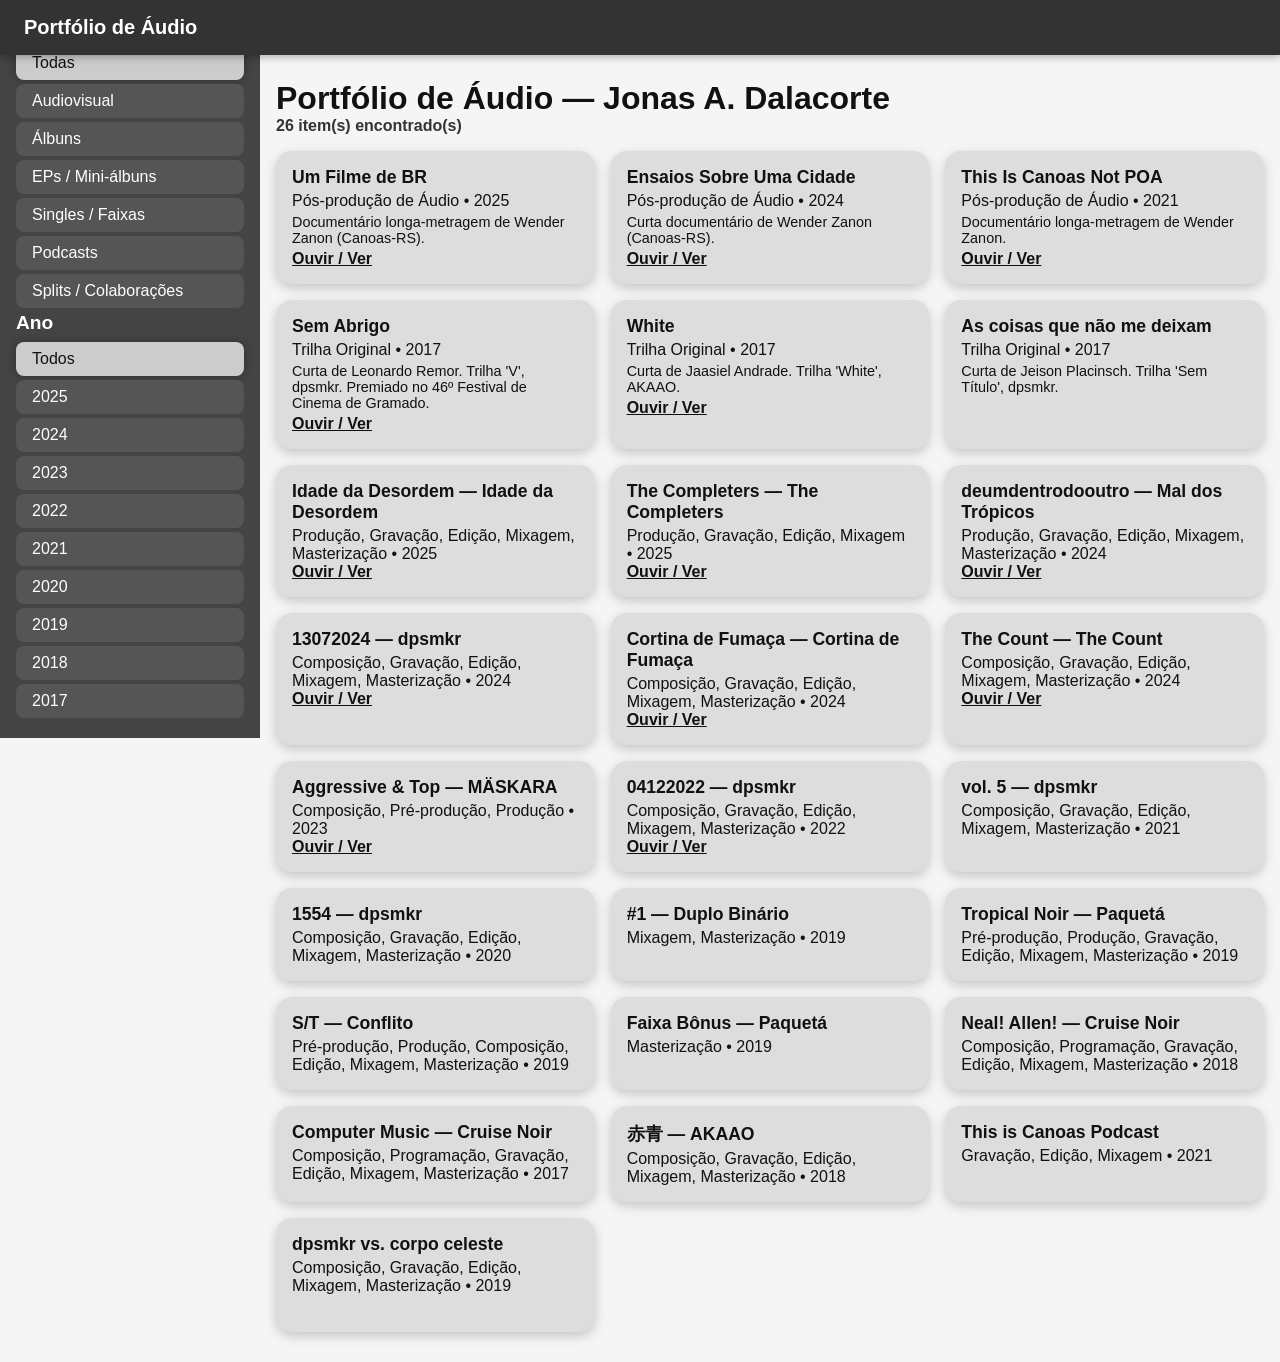
<file: index.html>
<!DOCTYPE html>
<html lang="pt-BR">
<head>
<meta charset="UTF-8">
<meta name="viewport" content="width=device-width, initial-scale=1.0">
<title>Portfólio de Áudio — Jonas A. Dalacorte</title>
<style>
:root {
  --sidebar-width: 260px;
  --transition-speed: 0.4s;
  --card-transition: 0.5s;
}

* { box-sizing: border-box; margin: 0; padding: 0; font-family: sans-serif; }
body { background: #f5f5f5; color: #111; transition: background var(--transition-speed); }

header {
  position: fixed; top: 0; width: 100%; z-index: 100;
  background: #333; color: white; padding: 1rem 1.5rem;
  display: flex; justify-content: space-between; align-items: center;
  box-shadow: 0 2px 8px rgba(0,0,0,0.3);
}
header h1 { font-size: 1.25rem; }
button { cursor: pointer; border: none; background: none; color: inherit; font: inherit; padding: 0; }

aside {
  width: var(--sidebar-width);
  background: #444; color: white; padding: 1rem;
  float: left;
}
aside h2 { margin-bottom: .5rem; font-size: 1.2rem; }
aside button {
  display: block; width: 100%; text-align: left;
  padding: .5rem 1rem; margin-bottom: .25rem; border-radius: .5rem;
  transition: background var(--transition-speed), color var(--transition-speed), transform 0.3s;
  background: #555; color: white;
}
aside button.active {
  background: #ccc; color: #111;
  box-shadow: 0 0 10px rgba(0,0,0,0.3);
}
aside button:hover:not(.active) { background: #666; color: white; transform: translateX(5px); }

main {
  margin-left: var(--sidebar-width);
  padding: 1rem; padding-top: 5rem;
  transition: margin-left var(--transition-speed);
  min-height: 100vh;
}

#itemCount { margin-bottom: 1rem; font-weight: bold; font-size: 1rem; color: #333; }

.grid {
  display: grid;
  grid-template-columns: repeat(auto-fill,minmax(250px,1fr));
  gap: 1rem;
}

.card {
  padding: 1rem; border-radius: 1rem; color: #111;
  background: #ddd; opacity: 0; transform: translateY(30px);
  transition: transform var(--card-transition), opacity var(--card-transition), box-shadow 0.3s;
  box-shadow: 0 4px 12px rgba(0,0,0,0.2);
}
.card.show { opacity: 1; transform: translateY(0); }
.card:hover { box-shadow: 0 10px 20px rgba(0,0,0,0.3); transform: translateY(-8px); }
.card h3 { font-size: 1.1rem; margin-bottom: .25rem; }
.card p { font-size: .9rem; margin:.25rem 0; }
.card a { color: #111; text-decoration: underline; font-weight: bold; }

#topBtn {
  position: fixed; bottom: 1rem; right: 1rem;
  background: #333; color: white; padding: .7rem 1rem;
  border-radius: 50%; cursor: pointer; display: none;
  box-shadow: 0 2px 8px rgba(0,0,0,0.3); transition: transform 0.3s;
}
#topBtn:hover { transform: scale(1.1); }

@media(max-width:768px){
  aside { float: none; width: 100%; margin-bottom: 1rem; }
  main { margin-left: 0; padding-top: 5rem; }
  header button { font-size: 1.5rem; }
}
</style>
</head>
<body>

<header>
  <h1>Portfólio de Áudio</h1>
</header>

<aside>
  <h2>Seções</h2>
  <div id="sections"></div>
  <h2>Ano</h2>
  <div id="years"></div>
</aside>

<main>
  <h1>Portfólio de Áudio — Jonas A. Dalacorte</h1>
  <div id="itemCount"></div>
  <div class="grid" id="grid"></div>
</main>

<button id="topBtn">↑</button>

<script>
// ===== Dados completos =====
const audiovisual = [
  {title:"Um Filme de BR",role:"Pós-produção de Áudio",year:"2025",description:"Documentário longa-metragem de Wender Zanon (Canoas-RS).",link:"http://imdb.com/title/tt8114480/fullcredits?ref_=tt_cl_sm#cast"},
  {title:"Ensaios Sobre Uma Cidade",role:"Pós-produção de Áudio",year:"2024",description:"Curta documentário de Wender Zanon (Canoas-RS).",link:"http://youtu.be/s9QQOOeqh0w"},
  {title:"This Is Canoas Not POA",role:"Pós-produção de Áudio",year:"2021",description:"Documentário longa-metragem de Wender Zanon.",link:"http://youtu.be/Bo4mRjjIRiA"},
  {title:"Sem Abrigo",role:"Trilha Original",year:"2017",description:"Curta de Leonardo Remor. Trilha 'V', dpsmkr. Premiado no 46º Festival de Cinema de Gramado.",link:"http://dpsmkr.bandcamp.com/track/v"},
  {title:"White",role:"Trilha Original",year:"2017",description:"Curta de Jaasiel Andrade. Trilha 'White', AKAAO.",link:"http://akaao.bandcamp.com/track/white"},
  {title:"As coisas que não me deixam",role:"Trilha Original",year:"2017",description:"Curta de Jeison Placinsch. Trilha 'Sem Título', dpsmkr."}
];

const albums = [
  {title:"Idade da Desordem",artist:"Idade da Desordem",role:"Produção, Gravação, Edição, Mixagem, Masterização",year:"2025",link:"https://idadedadesordem.bandcamp.com/album/idade-da-desordem"},
  {title:"The Completers",artist:"The Completers",role:"Produção, Gravação, Edição, Mixagem",year:"2025",link:"http://thecompleters.bandcamp.com/album/the-completers"},
  {title:"deumdentrodooutro",artist:"Mal dos Trópicos",role:"Produção, Gravação, Edição, Mixagem, Masterização",year:"2024",link:"https://maldostropicos.bandcamp.com/album/deumdentrodooutro"},
  {title:"13072024",artist:"dpsmkr",role:"Composição, Gravação, Edição, Mixagem, Masterização",year:"2024",link:"http://dpsmkr.bandcamp.com/album/13072024-live"},
  {title:"Cortina de Fumaça",artist:"Cortina de Fumaça",role:"Composição, Gravação, Edição, Mixagem, Masterização",year:"2024",link:"http://cortinadefumaca.bandcamp.com/album/cortina-de-fuma-a"},
  {title:"The Count",artist:"The Count",role:"Composição, Gravação, Edição, Mixagem, Masterização",year:"2024",link:"http://the-count.bandcamp.com/album/the-count"},
  {title:"Aggressive & Top",artist:"MÄSKARA",role:"Composição, Pré-produção, Produção",year:"2023",link:"http://maskarabr.bandcamp.com/album/aggressive-top"},
  {title:"04122022",artist:"dpsmkr",role:"Composição, Gravação, Edição, Mixagem, Masterização",year:"2022",link:"http://dpsmkr.bandcamp.com/album/04122022-live"}
];

const eps = [
  {title:"vol. 5",artist:"dpsmkr",role:"Composição, Gravação, Edição, Mixagem, Masterização",year:"2021"},
  {title:"1554",artist:"dpsmkr",role:"Composição, Gravação, Edição, Mixagem, Masterização",year:"2020"},
  {title:"#1",artist:"Duplo Binário",role:"Mixagem, Masterização",year:"2019"},
  {title:"Tropical Noir",artist:"Paquetá",role:"Pré-produção, Produção, Gravação, Edição, Mixagem, Masterização",year:"2019"},
  {title:"S/T",artist:"Conflito",role:"Pré-produção, Produção, Composição, Edição, Mixagem, Masterização",year:"2019"}
];

const singles = [
  {title:"Faixa Bônus",artist:"Paquetá",role:"Masterização",year:"2019"},
  {title:"Neal! Allen!",artist:"Cruise Noir",role:"Composição, Programação, Gravação, Edição, Mixagem, Masterização",year:"2018"},
  {title:"Computer Music",artist:"Cruise Noir",role:"Composição, Programação, Gravação, Edição, Mixagem, Masterização",year:"2017"},
  {title:"赤青",artist:"AKAAO",role:"Composição, Gravação, Edição, Mixagem, Masterização",year:"2018"}
];

const podcasts = [
  {title:"This is Canoas Podcast",role:"Gravação, Edição, Mixagem",year:"2021"}
];

const splits = [
  {title:"dpsmkr vs. corpo celeste",role:"Composição, Gravação, Edição, Mixagem, Masterização",year:"2019"},
  {title:"Revolcadas / G. Paim / Ariel Teske + G. Paim",role:"Gravação, Edição, Mixagem, Masterização",year:"2018"}
];

const sectionsData = [
  {name:"Todas",items:[...audiovisual,...albums,...eps,...singles,...podcasts,...splits]},
  {name:"Audiovisual",items:audiovisual},
  {name:"Álbuns",items:albums},
  {name:"EPs / Mini-álbuns",items:eps},
  {name:"Singles / Faixas",items:singles},
  {name:"Podcasts",items:podcasts},
  {name:"Splits / Colaborações",items:splits}
];

const yearsData=["Todos","2025","2024","2023","2022","2021","2020","2019","2018","2017"];
let currentFilter={section:"Todas",year:"Todos"};

// ===== Funções =====
function renderGrid(){
  const grid=document.getElementById("grid");grid.innerHTML="";
  let items=sectionsData.find(s=>s.name===currentFilter.section).items.slice(); // .slice() garante cópia
  if(currentFilter.year!=="Todos") items=items.filter(i=>i.year===currentFilter.year);
  document.getElementById("itemCount").textContent=`${items.length} item(s) encontrado(s)`;
  items.forEach((i,index)=>{
    const div=document.createElement("div");
    div.className="card";
    setTimeout(()=>div.classList.add("show"),index*50);
    div.innerHTML=`<h3>${i.title}${i.artist?" — "+i.artist:""}</h3><div>${i.role} • ${i.year}</div>${i.description?`<p>${i.description}</p>`:""}${i.link?`<a href="${i.link}" target="_blank">Ouvir / Ver</a>`:""}`;
    grid.appendChild(div);
  });
}

function renderFilters(){
  const secCont=document.getElementById("sections");
  sectionsData.forEach(s=>{
    const btn=document.createElement("button");
    btn.textContent=s.name;
    btn.onclick=()=>{currentFilter.section=s.name;renderGrid();btnsActive();};
    secCont.appendChild(btn);
  });
  const yrCont=document.getElementById("years");
  yearsData.forEach(y=>{
    const btn=document.createElement("button");
    btn.textContent=y;
    btn.onclick=()=>{currentFilter.year=y;renderGrid();btnsActive();};
    yrCont.appendChild(btn);
  });
  btnsActive();
}

function btnsActive(){
  document.querySelectorAll("#sections button").forEach(b=>b.classList.toggle("active",b.textContent===currentFilter.section));
  document.querySelectorAll("#years button").forEach(b=>b.classList.toggle("active",b.textContent===currentFilter.year));
}

document.getElementById("topBtn").onclick=()=>window.scrollTo({top:0,behavior:"smooth"});
window.onscroll=()=>{document.getElementById("topBtn").style.display=window.scrollY>300?"block":"none";}

// Inicialização
renderFilters();
renderGrid();
</script>

</body>
</html>
</file>
